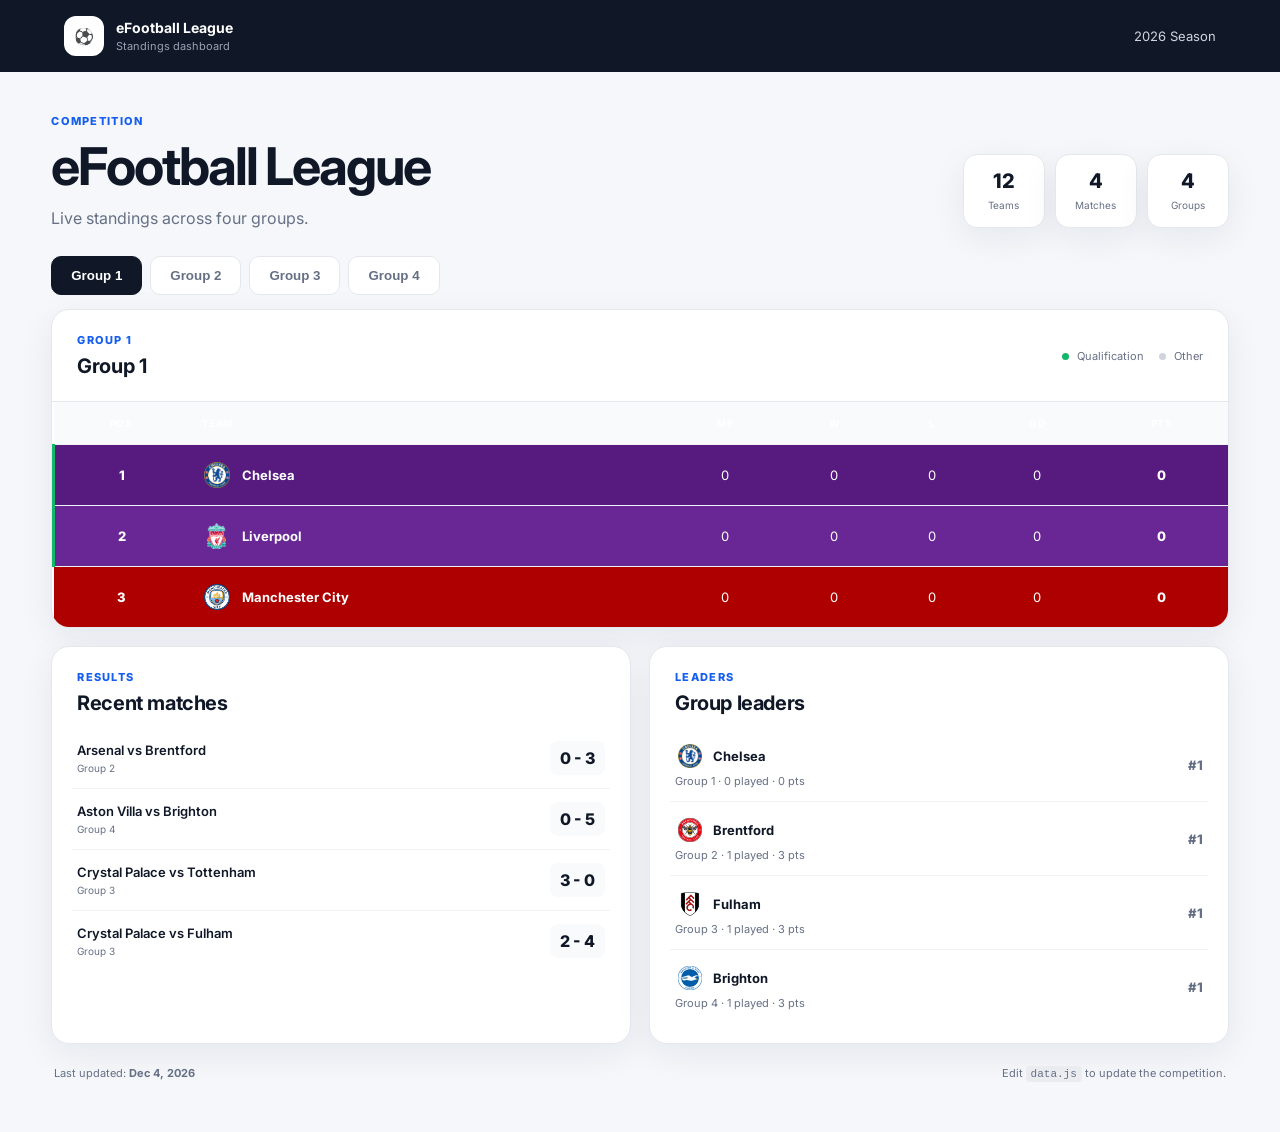
<file: index.html>
<!DOCTYPE html>
<html lang="en">
<head>
  <meta charset="UTF-8">
  <meta name="viewport" content="width=device-width, initial-scale=1.0">
  <title>eFootball League</title>
  <link rel="preconnect" href="https://fonts.googleapis.com">
  <link rel="preconnect" href="https://fonts.gstatic.com" crossorigin>
  <link href="https://fonts.googleapis.com/css2?family=Inter:wght@400;500;600;700;800&display=swap" rel="stylesheet">
  <link rel="stylesheet" href="styles.css">
</head>
<body>
  <header class="topbar">
    <div class="brand">
      <div class="brand-mark">⚽</div>
      <div>
        <strong id="competitionName">Four Group League</strong>
        <span>Standings dashboard</span>
      </div>
    </div>
    <div class="season" id="seasonLabel">2026 Season</div>
  </header>

  <main class="container">
    <section class="hero">
      <div>
        <p class="eyebrow">COMPETITION</p>
        <h1 id="heroTitle">Four Group League</h1>
        <p id="heroSubtitle">Live standings across four groups.</p>
      </div>
      <div class="hero-stats">
        <div><span id="teamCount">0</span><small>Teams</small></div>
        <div><span id="matchCount">0</span><small>Matches</small></div>
        <div><span id="groupCount">4</span><small>Groups</small></div>
      </div>
    </section>

    <nav class="tabs" id="groupTabs"></nav>

    <section class="panel">
      <div class="panel-head">
        <div>
          <p class="eyebrow" id="groupEyebrow">GROUP 1</p>
          <h2 id="groupTitle">Group 1</h2>
        </div>
        <div class="legend">
          <span><i class="dot qualified"></i> Qualification</span>
          <span><i class="dot"></i> Other</span>
        </div>
      </div>

      <div class="table-wrap">
        <table>
          <thead>
            <tr>
              <th>Pos</th>
              <th>Team</th>
              <th>MP</th>
              <th>W</th>
              <th>L</th>
              <th>GD</th>
              <th>Pts</th>
            </tr>
          </thead>
          <tbody id="standingsBody"></tbody>
        </table>
      </div>
    </section>

    <section class="lower-grid">
      <div class="panel">
        <div class="panel-head compact">
          <div>
            <p class="eyebrow">RESULTS</p>
            <h2>Recent matches</h2>
          </div>
        </div>
        <div id="resultsList" class="results-list"></div>
      </div>

      <div class="panel">
        <div class="panel-head compact">
          <div>
            <p class="eyebrow">LEADERS</p>
            <h2>Group leaders</h2>
          </div>
        </div>
        <div id="leadersList" class="leaders-list"></div>
      </div>
    </section>

    <footer>
      <span>Last updated: <strong id="lastUpdated"></strong></span>
      <span>Edit <code>data.js</code> to update the competition.</span>
    </footer>
  </main>

  <script src="data.js"></script>
  <script src="app.js"></script>
</body>
</html>
</file>
<file: styles.css>
:root {
  --bg: #f5f7fb;
  --surface: #ffffff;
  --surface-2: #f8fafc;
  --text: #101828;
  --muted: #667085;
  --line: #e4e7ec;
  --accent: #155eef;
  --accent-soft: #eff4ff;
  --success: #12b76a;
  --shadow: 0 10px 35px rgba(16, 24, 40, .07);
}

* {
  box-sizing: border-box;
}

body {
  margin: 0;
  background: var(--bg);
  color: var(--text);
  font-family: Inter, system-ui, sans-serif;
}

.topbar {
  height: 72px;
  background: #101828;
  color: white;
  display: flex;
  align-items: center;
  justify-content: space-between;
  padding: 0 5vw;
}

.brand {
  display: flex;
  align-items: center;
  gap: 12px;
}

.brand strong,
.brand span {
  display: block;
}

.brand strong {
  font-size: 14px;
}

.brand span {
  color: #98a2b3;
  font-size: 11px;
  margin-top: 3px;
}

.brand-mark {
  width: 40px;
  height: 40px;
  border-radius: 12px;
  display: grid;
  place-items: center;
  background: #fff;
  overflow: hidden;
}

.brand-mark img {
  width: 100%;
  height: 100%;
  object-fit: contain;
  display: block;
}
.season {
  font-size: 13px;
  color: #d0d5dd;
}

.container {
  width: min(1180px, 92%);
  margin: 0 auto;
  padding: 42px 0 30px;
}

.hero {
  display: flex;
  align-items: flex-end;
  justify-content: space-between;
  gap: 30px;
  margin-bottom: 28px;
}

.eyebrow {
  margin: 0 0 7px;
  color: var(--accent);
  font-size: 11px;
  font-weight: 800;
  letter-spacing: .12em;
}

h1 {
  margin: 0;
  font-size: clamp(30px, 5vw, 52px);
  letter-spacing: -.04em;
}

h2 {
  margin: 0;
  font-size: 20px;
  letter-spacing: -.02em;
}

.hero p:not(.eyebrow) {
  color: var(--muted);
  margin: 10px 0 0;
}

.hero-stats {
  display: flex;
  gap: 10px;
}

.hero-stats div {
  min-width: 82px;
  padding: 14px 16px;
  background: var(--surface);
  border: 1px solid var(--line);
  border-radius: 14px;
  box-shadow: var(--shadow);
  text-align: center;
}

.hero-stats span {
  display: block;
  font-size: 20px;
  font-weight: 800;
}

.hero-stats small {
  color: var(--muted);
  font-size: 10px;
}

.tabs {
  display: flex;
  gap: 8px;
  margin-bottom: 14px;
}

.tab {
  border: 1px solid var(--line);
  background: var(--surface);
  color: var(--muted);
  padding: 11px 19px;
  border-radius: 10px;
  font-weight: 700;
  cursor: pointer;
}

.tab.active {
  background: var(--text);
  border-color: var(--text);
  color: white;
}

.panel {
  background: var(--surface);
  border: 1px solid var(--line);
  border-radius: 18px;
  box-shadow: var(--shadow);
  overflow: hidden;
}

.panel-head {
  display: flex;
  align-items: center;
  justify-content: space-between;
  padding: 23px 25px;
  border-bottom: 1px solid var(--line);
}

.panel-head.compact {
  border-bottom: 0;
  padding-bottom: 5px;
}

.legend {
  display: flex;
  gap: 15px;
  color: var(--muted);
  font-size: 11px;
}

.dot {
  width: 7px;
  height: 7px;
  background: #d0d5dd;
  display: inline-block;
  border-radius: 50%;
  margin-right: 5px;
}

.dot.qualified {
  background: var(--success);
}

.table-wrap {
  overflow-x: auto;
}

table {
  width: 100%;
  border-collapse: collapse;
  min-width: 720px;
  color: white;
}

th,
td {
  padding: 15px 13px;
  text-align: center;
  border-bottom: 1px solid #f0f2f5;
  font-size: 13px;
  background-color: #571b80;
  color: white;
}

th {
  background: var(--surface-2);
  color: white;
  font-size: 10px;
  text-transform: uppercase;
  letter-spacing: .06em;
}

th:nth-child(2),
td:nth-child(2) {
  text-align: left;

}

tbody tr:last-child td {
  border-bottom: 0;
  background-color: #af0000;
}

tbody tr.qualified td:first-child {
  border-left: 3px solid var(--success);
}

tbody tr:nth-child(2) td {
  background-color: #682794;
}

.position {
  font-weight: 800;
  color: white;
}

/* ============================
   TEAM NAME + LOGO
   ============================ */

.team {
  display: flex;
  align-items: center;
  gap: 10px;
  font-weight: 700;
}

.team-logo {
  width: 30px;
  height: 30px;
  min-width: 30px;
  min-height: 30px;
  border-radius: 9px;
  background: transparent;
  display: grid;
  place-items: center;
  font-size: 14px;
  overflow: hidden;
}

.team-logo img {
  width: 26px;
  height: 26px;
  max-width: 26px;
  max-height: 26px;
  object-fit: contain;
  display: block;
}

/* ============================
   POINTS / GOAL DIFFERENCE
   ============================ */

.pts {
  font-weight: 800;
}

.positive {
  color: var(--success);
}

.negative {
  color: #f04438;
}

/* ============================
   LOWER GRID
   ============================ */

.lower-grid {
  display: grid;
  grid-template-columns: 1fr 1fr;
  gap: 18px;
  margin-top: 18px;
}

.results-list,
.leaders-list {
  padding: 8px 20px 20px;
}

.result,
.leader {
  display: flex;
  align-items: center;
  justify-content: space-between;
  padding: 13px 5px;
  border-bottom: 1px solid #f0f2f5;
}

.result:last-child,
.leader:last-child {
  border-bottom: 0;
}

.match-teams {
  font-weight: 600;
  font-size: 13px;
}

.score {
  font-weight: 800;
  background: var(--surface-2);
  padding: 7px 10px;
  border-radius: 8px;
}

.match-date {
  color: var(--muted);
  font-size: 10px;
  margin-top: 4px;
}

/* ============================
   LEADER LOGOS
   ============================ */

.leader-name {
  display: flex;
  align-items: center;
  gap: 8px;
  font-weight: 700;
  font-size: 13px;
}

.leader-name img {
  width: 24px;
  height: 24px;
  max-width: 24px;
  max-height: 24px;
  object-fit: contain;
  display: block;
}

.leader-meta {
  color: var(--muted);
  font-size: 11px;
  margin-top: 3px;
}

.rank {
  font-weight: 800;
  font-size: 13px;
  color: var(--muted);
}

/* ============================
   FOOTER
   ============================ */

footer {
  display: flex;
  justify-content: space-between;
  gap: 20px;
  color: var(--muted);
  font-size: 11px;
  padding: 22px 3px;
}

code {
  background: #eaecf0;
  padding: 2px 5px;
  border-radius: 4px;
}

/* ============================
   MOBILE
   ============================ */

@media (max-width: 700px) {
  .topbar {
    padding: 0 4%;
  }

  .container {
    width: 94%;
    padding-top: 28px;
  }

  .hero {
    display: block;
  }

  .hero-stats {
    margin-top: 20px;
  }

  .hero-stats div {
    flex: 1;
    min-width: 0;
  }

  .legend {
    display: none;
  }

  .lower-grid {
    grid-template-columns: 1fr;
  }

  footer {
    display: block;
  }

  footer span {
    display: block;
    margin-bottom: 7px;
  }

  /* Keep team logos small on mobile too */
  .team-logo {
    width: 30px;
    height: 30px;
    min-width: 30px;
    min-height: 30px;
  }

  .team-logo img {
    width: 24px;
    height: 24px;
  }

  .leader-name img {
    width: 24px;
    height: 24px;
  }
}
</file>
